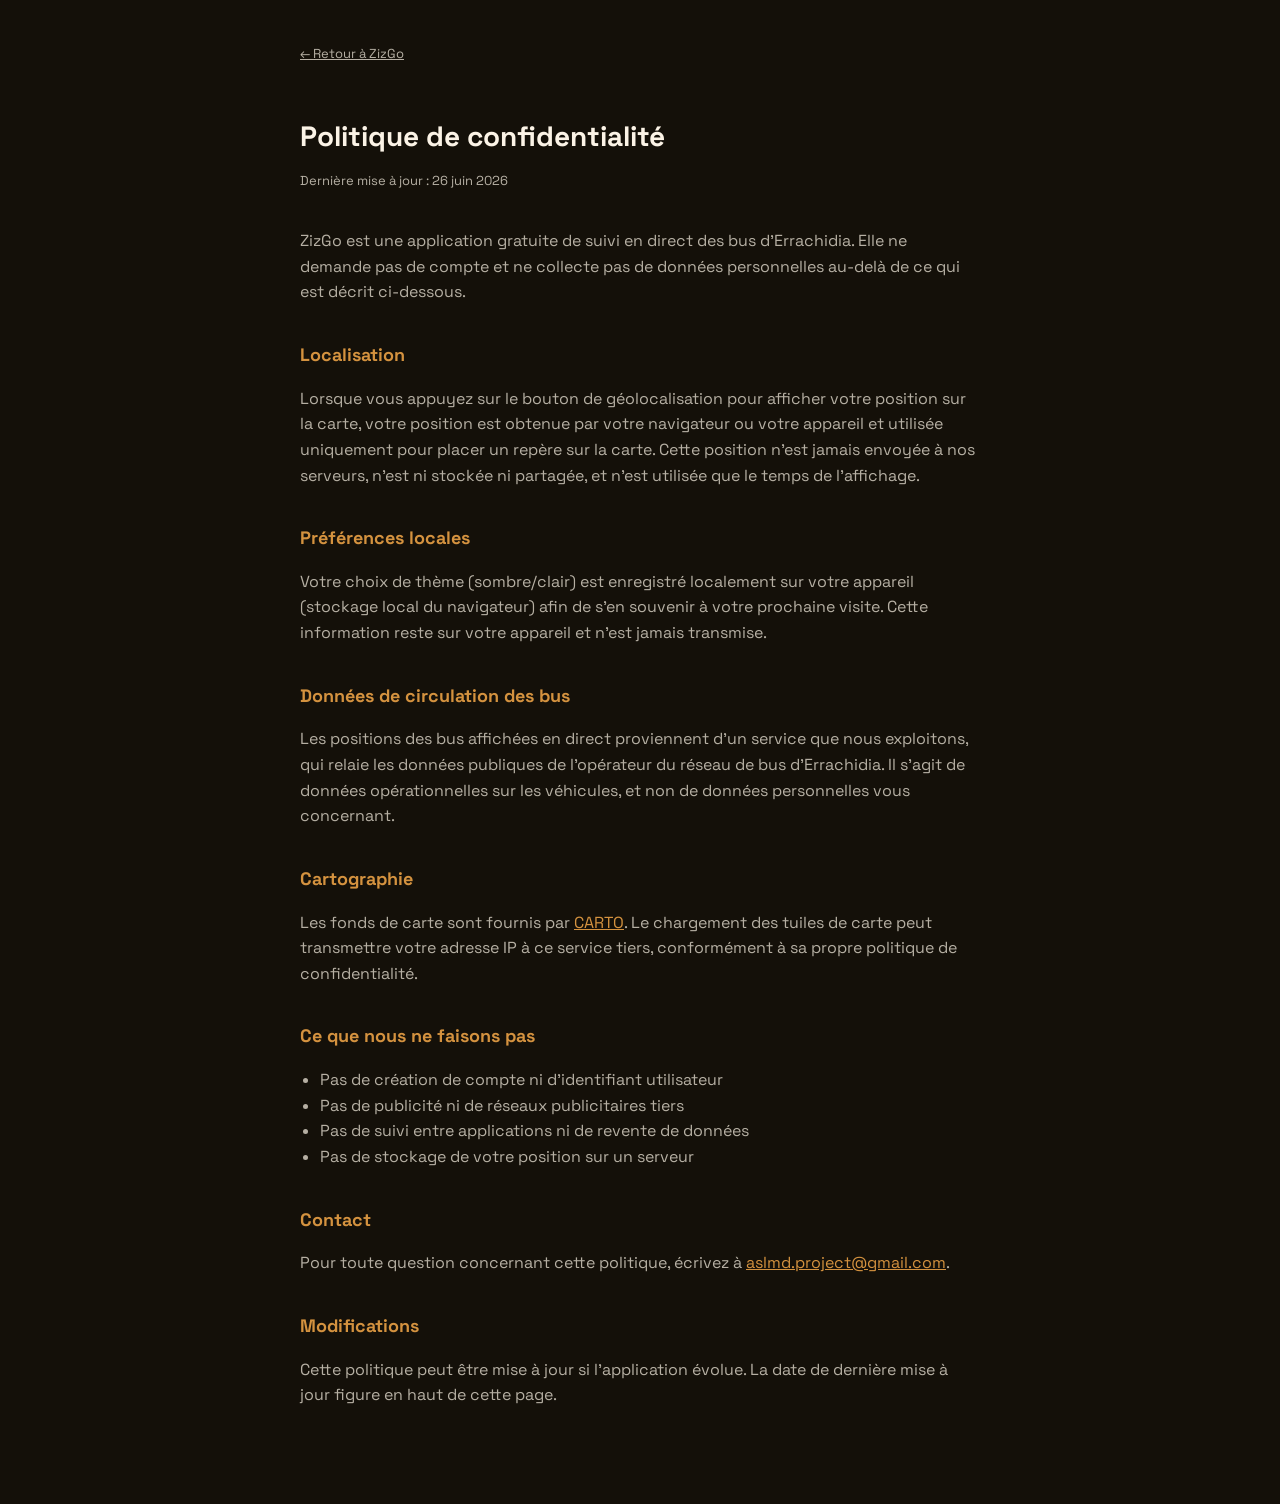
<file: privacy.html>
<!DOCTYPE html>
<html lang="fr">
<head>
<meta charset="utf-8" />
<meta name="viewport" content="width=device-width, initial-scale=1" />
<title>Politique de confidentialité — ZizGo</title>
<meta name="description" content="Politique de confidentialité de ZizGo, suivi des bus d'Errachidia en direct." />
<meta name="theme-color" content="#141009" />
<link rel="icon" href="assets/icons/favicon.ico" sizes="48x48" />
<link rel="preconnect" href="https://fonts.googleapis.com">
<link rel="preconnect" href="https://fonts.gstatic.com" crossorigin>
<link href="https://fonts.googleapis.com/css2?family=Space+Grotesk:wght@400;500;600;700&display=swap" rel="stylesheet">
<style>
  :root {
    --bg: #141009;
    --bg-2: #1c1610;
    --cream: #fbf3e6;
    --ink-70: rgba(251,243,230,.7);
    --accent: #d4923f;
    --font: 'Space Grotesk', system-ui, sans-serif;
  }
  * { box-sizing: border-box; }
  body {
    margin: 0; background: var(--bg); color: var(--cream); font: 16px/1.6 var(--font);
    padding: 40px 20px 80px;
  }
  main { max-width: 680px; margin: 0 auto; }
  a { color: var(--accent); }
  h1 { font-size: 28px; margin-bottom: 4px; }
  .updated { color: var(--ink-70); font-size: 13px; margin-bottom: 36px; }
  h2 { color: var(--accent); font-size: 18px; margin-top: 36px; margin-bottom: 8px; }
  p, li { color: var(--ink-70); }
  ul { padding-left: 20px; }
  .home-link { display: inline-block; margin-bottom: 30px; color: var(--ink-70); font-size: 13px; }
</style>
</head>
<body>
<main>
  <a class="home-link" href="./">&larr; Retour à ZizGo</a>
  <h1>Politique de confidentialité</h1>
  <p class="updated">Dernière mise à jour : 26 juin 2026</p>

  <p>ZizGo est une application gratuite de suivi en direct des bus d'Errachidia. Elle ne demande pas de compte et ne collecte pas de données personnelles au-delà de ce qui est décrit ci-dessous.</p>

  <h2>Localisation</h2>
  <p>Lorsque vous appuyez sur le bouton de géolocalisation pour afficher votre position sur la carte, votre position est obtenue par votre navigateur ou votre appareil et utilisée uniquement pour placer un repère sur la carte. Cette position n'est jamais envoyée à nos serveurs, n'est ni stockée ni partagée, et n'est utilisée que le temps de l'affichage.</p>

  <h2>Préférences locales</h2>
  <p>Votre choix de thème (sombre/clair) est enregistré localement sur votre appareil (stockage local du navigateur) afin de s'en souvenir à votre prochaine visite. Cette information reste sur votre appareil et n'est jamais transmise.</p>

  <h2>Données de circulation des bus</h2>
  <p>Les positions des bus affichées en direct proviennent d'un service que nous exploitons, qui relaie les données publiques de l'opérateur du réseau de bus d'Errachidia. Il s'agit de données opérationnelles sur les véhicules, et non de données personnelles vous concernant.</p>

  <h2>Cartographie</h2>
  <p>Les fonds de carte sont fournis par <a href="https://carto.com/" rel="noopener">CARTO</a>. Le chargement des tuiles de carte peut transmettre votre adresse IP à ce service tiers, conformément à sa propre politique de confidentialité.</p>

  <h2>Ce que nous ne faisons pas</h2>
  <ul>
    <li>Pas de création de compte ni d'identifiant utilisateur</li>
    <li>Pas de publicité ni de réseaux publicitaires tiers</li>
    <li>Pas de suivi entre applications ni de revente de données</li>
    <li>Pas de stockage de votre position sur un serveur</li>
  </ul>

  <h2>Contact</h2>
  <p>Pour toute question concernant cette politique, écrivez à <a href="mailto:aslmd.project@gmail.com">aslmd.project@gmail.com</a>.</p>

  <h2>Modifications</h2>
  <p>Cette politique peut être mise à jour si l'application évolue. La date de dernière mise à jour figure en haut de cette page.</p>
</main>
</body>
</html>
</file>
